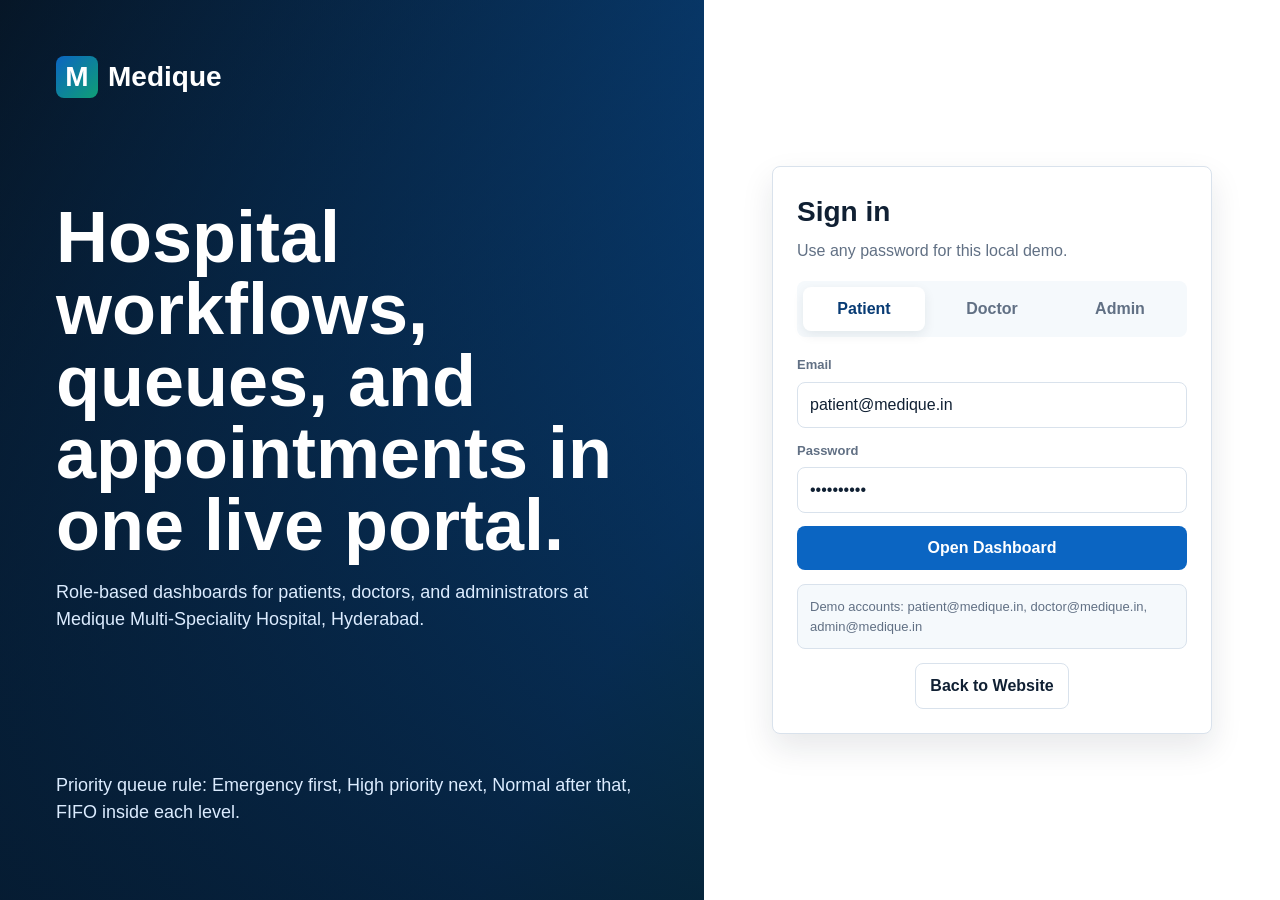
<file: frontend_new/medique-multi-file-project/portal.html>
﻿<!DOCTYPE html>
<html lang="en">
<head>
<meta charset="UTF-8">
<meta name="viewport" content="width=device-width, initial-scale=1.0">
<title>Medique Hospital Management Portal</title>
<link rel="stylesheet" href="css/portal.css">
</head>
<body>
<section class="login-shell" id="loginShell">
  <div class="login-art">
    <div class="brand"><span class="brand-mark">M</span> Medique</div>
    <div>
      <h1>Hospital workflows, queues, and appointments in one live portal.</h1>
      <p>Role-based dashboards for patients, doctors, and administrators at Medique Multi-Speciality Hospital, Hyderabad.</p>
    </div>
    <p>Priority queue rule: Emergency first, High priority next, Normal after that, FIFO inside each level.</p>
  </div>
  <div class="login-panel">
    <form class="login-card" onsubmit="event.preventDefault(); login();">
      <h2>Sign in</h2>
      <p>Use any password for this local demo.</p>
      <div class="role-tabs">
        <button class="role-tab active" type="button" onclick="selectLoginRole(this,'patient')">Patient</button>
        <button class="role-tab" type="button" onclick="selectLoginRole(this,'doctor')">Doctor</button>
        <button class="role-tab" type="button" onclick="selectLoginRole(this,'admin')">Admin</button>
      </div>
      <div class="field"><label>Email</label><input id="loginEmail" type="email" value="patient@medique.in" required></div>
      <div class="field"><label>Password</label><input id="loginPassword" type="password" value="medique123" required></div>
      <button class="btn btn-primary" style="width:100%" type="submit">Open Dashboard</button>
      <div class="demo-box">
        Demo accounts: patient@medique.in, doctor@medique.in, admin@medique.in
      </div>
      <div style="display:flex;justify-content:center;margin-top:14px">
        <a class="btn btn-ghost" href="index.html">Back to Website</a>
      </div>
    </form>
  </div>
</section>

<section class="app" id="app">
  <header class="topbar">
    <div class="topbar-left">
      <a class="brand" href="index.html"><span class="brand-mark">M</span> Medique</a>
      <span class="role-pill" id="rolePill">Patient</span>
    </div>
    <div class="topbar-actions">
      <div class="project-wrap" id="projectWrap">
        <button class="btn btn-ghost btn-small" id="projectToggle" onclick="toggleProjectMenu()" aria-expanded="false" aria-controls="projectMenu">Project Mode</button>
        <div class="project-menu" id="projectMenu">
          <button onclick="openWebsite()">Public Website</button>
          <button onclick="switchProject('patient')">Patient Portal</button>
          <button onclick="switchProject('doctor')">Doctor Portal</button>
          <button onclick="switchProject('admin')">Admin Portal</button>
        </div>
      </div>
      <button class="btn btn-ghost btn-small" onclick="syncNow()">Sync</button>
      <button class="btn btn-ghost btn-small" onclick="toggleTheme()">Theme</button>
      <button class="btn btn-soft btn-small" onclick="logout()">Logout</button>
    </div>
  </header>
  <div class="shell">
    <aside class="sidebar" id="sideNav"></aside>
    <main class="main">
      <div id="view"></div>
    </main>
  </div>
</section>

<div class="modal" id="walkinModal" role="dialog" aria-modal="true" aria-labelledby="walkinTitle">
  <form class="modal-card" onsubmit="event.preventDefault(); addWalkIn();">
    <div class="modal-head">
      <div><h3 id="walkinTitle">Add Walk-In Patient</h3><p style="color:var(--muted);margin:4px 0 0">Reception or admin can insert walk-ins into the same priority queue.</p></div>
      <button class="close" type="button" onclick="closeModal('walkinModal')" aria-label="Close">x</button>
    </div>
    <div class="form-grid">
      <div class="field"><label>Patient Name</label><input id="walkName" required></div>
      <div class="field"><label>Phone</label><input id="walkPhone" inputmode="tel" required></div>
      <div class="field"><label>Department</label><select id="walkDept" onchange="fillDoctorDropdown('walkDoctor',this.value)" required></select></div>
      <div class="field"><label>Doctor</label><select id="walkDoctor" required></select></div>
      <div class="field"><label>Priority</label><select id="walkPriority"><option>Normal</option><option>High</option><option>Emergency</option></select></div>
      <div class="field"><label>Visit Type</label><select id="walkType"><option>General Consultation</option><option>Follow-Up</option><option>Emergency Consultation</option></select></div>
    </div>
    <div class="field"><label>Symptoms or Notes</label><textarea id="walkNotes"></textarea></div>
    <button class="btn btn-green" style="width:100%" type="submit">+ Add to Queue</button>
  </form>
</div>

<div class="modal" id="prescriptionModal" role="dialog" aria-modal="true" aria-labelledby="rxTitle">
  <form class="modal-card" onsubmit="event.preventDefault(); savePrescription();">
    <div class="modal-head">
      <div><h3 id="rxTitle">Add Prescription</h3><p style="color:var(--muted);margin:4px 0 0">Attach consultation notes to the patient record.</p></div>
      <button class="close" type="button" onclick="closeModal('prescriptionModal')" aria-label="Close">x</button>
    </div>
    <div class="form-grid">
      <div class="field"><label>Token</label><input id="rxToken" required></div>
      <div class="field"><label>Doctor</label><input id="rxDoctor" required></div>
    </div>
    <div class="field"><label>Prescription and Notes</label><textarea id="rxNotes" required></textarea></div>
    <button class="btn btn-primary" style="width:100%" type="submit">Save Prescription</button>
  </form>
</div>

<div class="toast" id="toast"></div>

<script src="js/portal.js"></script>
</body>
</html>
</file>
<file: frontend_new/medique-multi-file-project/css/portal.css>
﻿:root{
  --blue:#0b65c2;
  --blue-dark:#083b74;
  --green:#0f9f75;
  --green-dark:#087052;
  --red:#d92d20;
  --amber:#b86b00;
  --ink:#102033;
  --muted:#617084;
  --line:#d9e2ec;
  --soft:#f5f9fc;
  --card:#ffffff;
  --rail:#07182a;
  --shadow:0 14px 32px rgba(16,32,51,.10);
  --radius:8px;
  --font:Inter,Segoe UI,Roboto,Arial,sans-serif;
}
[data-theme="dark"]{
  --ink:#edf6ff;
  --muted:#aab8c7;
  --line:#284057;
  --soft:#0b1724;
  --card:#102033;
  --rail:#06111d;
  --shadow:0 14px 32px rgba(0,0,0,.30);
}
*{box-sizing:border-box}
body{margin:0;font-family:var(--font);background:var(--soft);color:var(--ink);line-height:1.5}
button,input,select,textarea{font:inherit}
button{cursor:pointer}
a{color:inherit;text-decoration:none}
.login-shell{min-height:100vh;display:grid;grid-template-columns:1.1fr .9fr;background:linear-gradient(120deg,#07182a,#0b65c2 55%,#0f9f75);color:white}
.login-art{padding:56px;display:flex;flex-direction:column;justify-content:space-between;background:linear-gradient(rgba(5,20,35,.42),rgba(5,20,35,.82)),url("https://images.pexels.com/photos/8460372/pexels-photo-8460372.jpeg?auto=compress&cs=tinysrgb&w=1400") center/cover}
.brand{display:flex;align-items:center;gap:10px;font-size:28px;font-weight:900;letter-spacing:0}
.brand-mark{width:42px;height:42px;border-radius:8px;background:linear-gradient(135deg,var(--blue),var(--green));display:grid;place-items:center;color:white;font-weight:900}
.login-art h1{font-size:clamp(40px,6vw,72px);line-height:1;margin:0;max-width:760px;letter-spacing:0}
.login-art p{font-size:18px;max-width:620px;color:#dcecff}
.login-panel{background:var(--card);color:var(--ink);display:grid;place-items:center;padding:34px}
.login-card{width:min(440px,100%);border:1px solid var(--line);border-radius:var(--radius);box-shadow:var(--shadow);padding:24px;background:var(--card)}
.login-card h2{margin:0 0 6px;font-size:28px}
.login-card p{margin:0 0 18px;color:var(--muted)}
.role-tabs{display:grid;grid-template-columns:repeat(3,1fr);gap:6px;background:var(--soft);padding:6px;border-radius:var(--radius);margin-bottom:18px}
.role-tab{border:0;background:transparent;color:var(--muted);border-radius:var(--radius);padding:10px;font-weight:850}
.role-tab.active{background:var(--card);color:var(--blue-dark);box-shadow:0 4px 12px rgba(16,32,51,.08)}
[data-theme="dark"] .role-tab.active{color:#d6ecff}
.field{display:grid;gap:7px;margin-bottom:13px}
.field label{font-size:13px;font-weight:900;color:var(--muted)}
.field input,.field select,.field textarea{border:1px solid var(--line);border-radius:var(--radius);background:var(--card);color:var(--ink);min-height:44px;padding:10px 12px;width:100%}
.field textarea{min-height:88px;resize:vertical}
.field input:focus,.field select:focus,.field textarea:focus{outline:3px solid rgba(11,101,194,.15);border-color:var(--blue)}
.btn{border:0;border-radius:var(--radius);padding:10px 14px;min-height:40px;font-weight:850;display:inline-flex;align-items:center;justify-content:center;gap:8px;white-space:nowrap}
.btn-primary{background:var(--blue);color:white}
.btn-green{background:var(--green);color:white}
.btn-danger{background:var(--red);color:white}
.btn-amber{background:var(--amber);color:white}
.btn-soft{background:#eaf4ff;color:var(--blue-dark);border:1px solid #c9dff6}
.btn-ghost{background:transparent;color:var(--ink);border:1px solid var(--line)}
.btn-small{padding:7px 10px;min-height:32px;font-size:13px}
.demo-box{background:var(--soft);border:1px solid var(--line);border-radius:var(--radius);padding:12px;color:var(--muted);font-size:13px;margin-top:14px}
.app{display:none;min-height:100vh}
.topbar{height:64px;background:var(--card);border-bottom:1px solid var(--line);display:flex;align-items:center;justify-content:space-between;padding:0 20px;position:sticky;top:0;z-index:80}
.topbar-left{display:flex;align-items:center;gap:12px}
.role-pill{border-radius:99px;background:#eaf4ff;color:var(--blue-dark);font-size:12px;font-weight:900;padding:5px 9px}
.topbar-actions{display:flex;align-items:center;gap:8px}
.project-wrap{position:relative}
.project-menu{position:absolute;right:0;top:44px;width:220px;background:var(--card);border:1px solid var(--line);border-radius:var(--radius);box-shadow:var(--shadow);padding:8px;display:none;z-index:120}
.project-menu.open{display:grid}
.project-menu button{border:0;background:transparent;color:var(--ink);text-align:left;border-radius:var(--radius);padding:10px 11px;font-weight:850}
.project-menu button:hover{background:#eaf4ff;color:var(--blue-dark)}
[data-theme="dark"] .project-menu button:hover{background:#172b3d;color:#d6ecff}
.shell{display:grid;grid-template-columns:252px minmax(0,1fr);min-height:calc(100vh - 64px)}
.sidebar{background:var(--rail);color:#d6e5f5;padding:18px 12px;position:sticky;top:64px;height:calc(100vh - 64px);overflow:auto}
.nav-section{font-size:11px;text-transform:uppercase;letter-spacing:.12em;color:#7f95aa;font-weight:900;margin:16px 10px 8px}
.side-btn{width:100%;border:0;background:transparent;color:#b8c8d9;display:flex;align-items:center;gap:10px;border-radius:var(--radius);padding:11px 12px;text-align:left;font-weight:800}
.side-btn:hover,.side-btn.active{background:rgba(255,255,255,.10);color:white}
.side-icon{width:26px;height:26px;border-radius:6px;display:grid;place-items:center;background:rgba(255,255,255,.08);font-size:12px;font-weight:900}
.main{padding:24px;min-width:0}
.view-head{display:flex;justify-content:space-between;align-items:flex-start;gap:16px;margin-bottom:20px}
.view-head h1{margin:0;font-size:30px;letter-spacing:0}
.view-head p{margin:5px 0 0;color:var(--muted)}
.grid{display:grid;gap:16px}
.grid-2{grid-template-columns:repeat(2,minmax(0,1fr))}
.grid-3{grid-template-columns:repeat(3,minmax(0,1fr))}
.grid-4{grid-template-columns:repeat(4,minmax(0,1fr))}
.card{background:var(--card);border:1px solid var(--line);border-radius:var(--radius);box-shadow:var(--shadow);padding:18px}
.card.flat{box-shadow:none}
.kpi{position:relative;overflow:hidden}
.kpi small{display:block;color:var(--muted);font-size:12px;font-weight:900;text-transform:uppercase;letter-spacing:.08em}
.kpi strong{display:block;font-size:30px;line-height:1.15;color:var(--blue-dark);margin-top:8px}
[data-theme="dark"] .kpi strong{color:#d6ecff}
.kpi span{font-size:13px;color:var(--muted)}
.kpi:after{content:attr(data-icon);position:absolute;right:16px;top:14px;color:rgba(11,101,194,.14);font-size:46px;font-weight:900}
.badge{display:inline-flex;align-items:center;gap:6px;border-radius:99px;padding:4px 9px;font-size:12px;font-weight:900}
.badge.green{background:#e6f8f1;color:var(--green-dark)}
.badge.blue{background:#eaf4ff;color:var(--blue-dark)}
.badge.red{background:#fff1ee;color:var(--red)}
.badge.amber{background:#fff5df;color:var(--amber)}
.table-wrap{background:var(--card);border:1px solid var(--line);border-radius:var(--radius);overflow:auto;box-shadow:var(--shadow)}
table{width:100%;min-width:820px;border-collapse:collapse}
th,td{padding:13px 14px;border-bottom:1px solid var(--line);text-align:left;vertical-align:middle}
th{background:rgba(234,244,255,.58);color:var(--muted);font-size:12px;text-transform:uppercase;letter-spacing:.07em}
tr:last-child td{border-bottom:0}
.toolbar{display:flex;gap:10px;align-items:center;flex-wrap:wrap;margin-bottom:14px}
.toolbar input,.toolbar select{height:40px;border:1px solid var(--line);border-radius:var(--radius);background:var(--card);color:var(--ink);padding:0 11px;min-width:190px}
.token{display:inline-grid;place-items:center;width:62px;height:34px;border-radius:var(--radius);font-weight:950;color:white;background:var(--blue)}
.token.emergency{background:var(--red)}
.token.high{background:var(--amber)}
.token.normal{background:var(--green)}
.queue-board{display:grid;grid-template-columns:380px minmax(0,1fr);gap:16px}
.now-serving{background:linear-gradient(135deg,var(--blue-dark),var(--green-dark));color:white;border-radius:var(--radius);padding:22px;min-height:246px;display:flex;flex-direction:column;justify-content:space-between}
.now-serving small{color:#cae1f5;text-transform:uppercase;letter-spacing:.12em;font-weight:900}
.now-serving strong{font-size:54px;line-height:1}
.queue-stack{display:grid;gap:10px}
.q-card{display:grid;grid-template-columns:66px minmax(0,1fr) auto;gap:12px;align-items:center;border:1px solid var(--line);background:var(--card);border-radius:var(--radius);padding:12px}
.q-card.serving{border-color:#9ccdf7;background:#eef7ff}
[data-theme="dark"] .q-card.serving{background:#102b43}
.q-card b{display:block}
.q-card small{color:var(--muted)}
.form-grid{display:grid;grid-template-columns:repeat(2,minmax(0,1fr));gap:12px}
.slots{display:grid;grid-template-columns:repeat(4,1fr);gap:8px}
.slot{border:1px solid var(--line);background:var(--card);border-radius:var(--radius);height:38px;font-weight:850}
.slot.selected,.slot:hover{border-color:var(--blue);background:#eaf4ff;color:var(--blue-dark)}
.slot[disabled]{opacity:.45;cursor:not-allowed;text-decoration:line-through}
.bar-chart{display:flex;align-items:flex-end;gap:10px;height:160px}
.bar{flex:1;display:grid;align-content:end;gap:6px;text-align:center;color:var(--muted);font-size:12px}
.bar span{display:block;border-radius:6px 6px 0 0;background:linear-gradient(180deg,var(--blue),var(--green));min-height:8px}
.empty{padding:34px;text-align:center;color:var(--muted)}
.patient-card{display:flex;gap:12px;align-items:center}
.avatar{width:42px;height:42px;border-radius:var(--radius);background:linear-gradient(135deg,var(--blue),var(--green));display:grid;place-items:center;color:white;font-weight:900;flex:0 0 auto}
.modal{position:fixed;inset:0;z-index:200;display:none;place-items:center;background:rgba(3,14,26,.58);padding:18px}
.modal.open{display:grid}
.modal-card{background:var(--card);color:var(--ink);border:1px solid var(--line);border-radius:var(--radius);box-shadow:var(--shadow);width:min(640px,100%);padding:20px}
.modal-head{display:flex;align-items:start;justify-content:space-between;gap:12px;margin-bottom:14px}
.modal-head h3{margin:0;font-size:22px}
.close{border:0;background:transparent;color:var(--muted);font-size:22px;width:34px;height:34px}
.toast{position:fixed;right:18px;bottom:18px;z-index:300;background:#07182a;color:white;border-radius:var(--radius);padding:13px 16px;box-shadow:var(--shadow);transform:translateY(80px);opacity:0;transition:.25s ease;max-width:380px}
.toast.show{transform:translateY(0);opacity:1}
@media(max-width:1050px){
  .login-shell{grid-template-columns:1fr}
  .login-art{min-height:420px}
  .shell,.queue-board{grid-template-columns:1fr}
  .sidebar{position:static;height:auto;display:grid;grid-template-columns:repeat(2,1fr)}
  .nav-section{grid-column:1/-1}
  .grid-4,.grid-3{grid-template-columns:repeat(2,1fr)}
}
@media(max-width:720px){
  .login-art{padding:30px;min-height:360px}
  .login-panel{padding:18px}
  .topbar{height:auto;min-height:64px;flex-wrap:wrap;padding:12px}
  .project-menu{position:fixed;right:12px;top:64px}
  .shell{min-height:0}
  .sidebar{grid-template-columns:1fr}
  .main{padding:16px}
  .view-head{flex-direction:column}
  .grid-4,.grid-3,.grid-2,.form-grid{grid-template-columns:1fr}
  .slots{grid-template-columns:repeat(3,1fr)}
}
</file>
